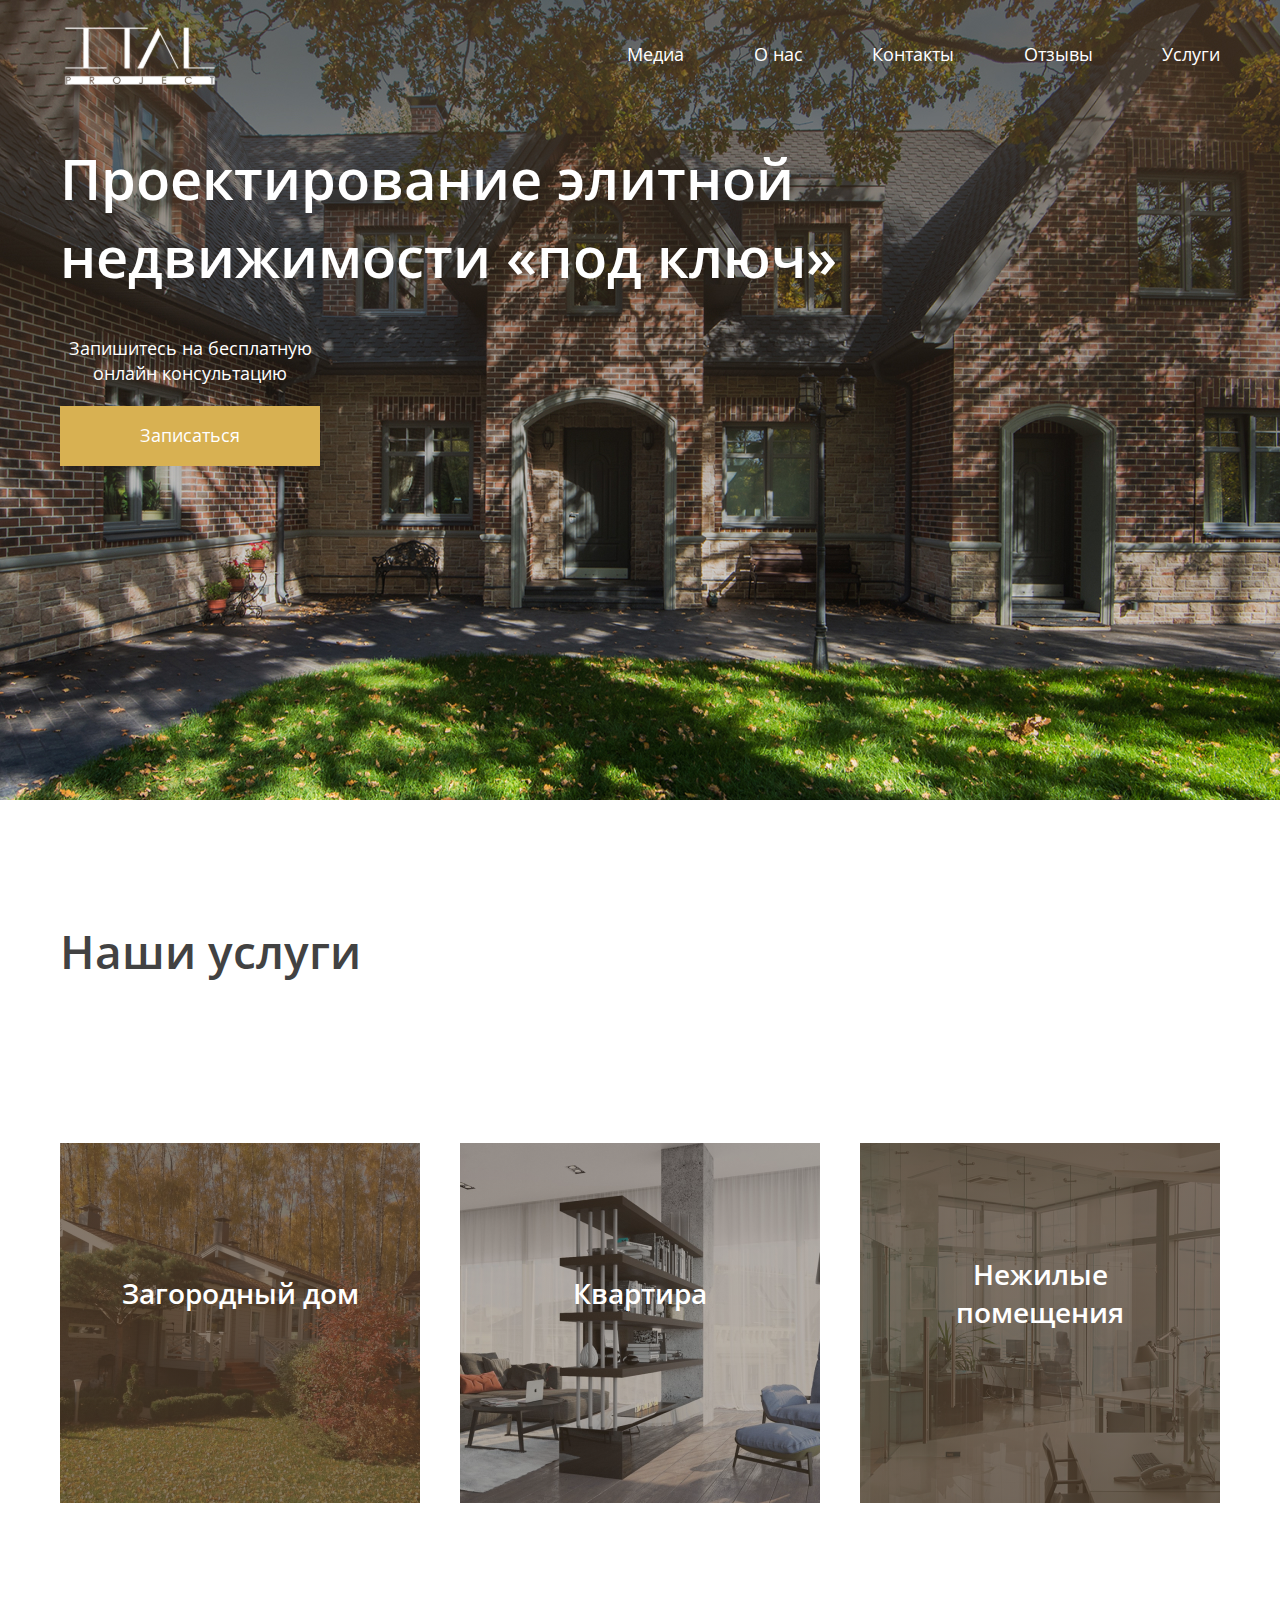
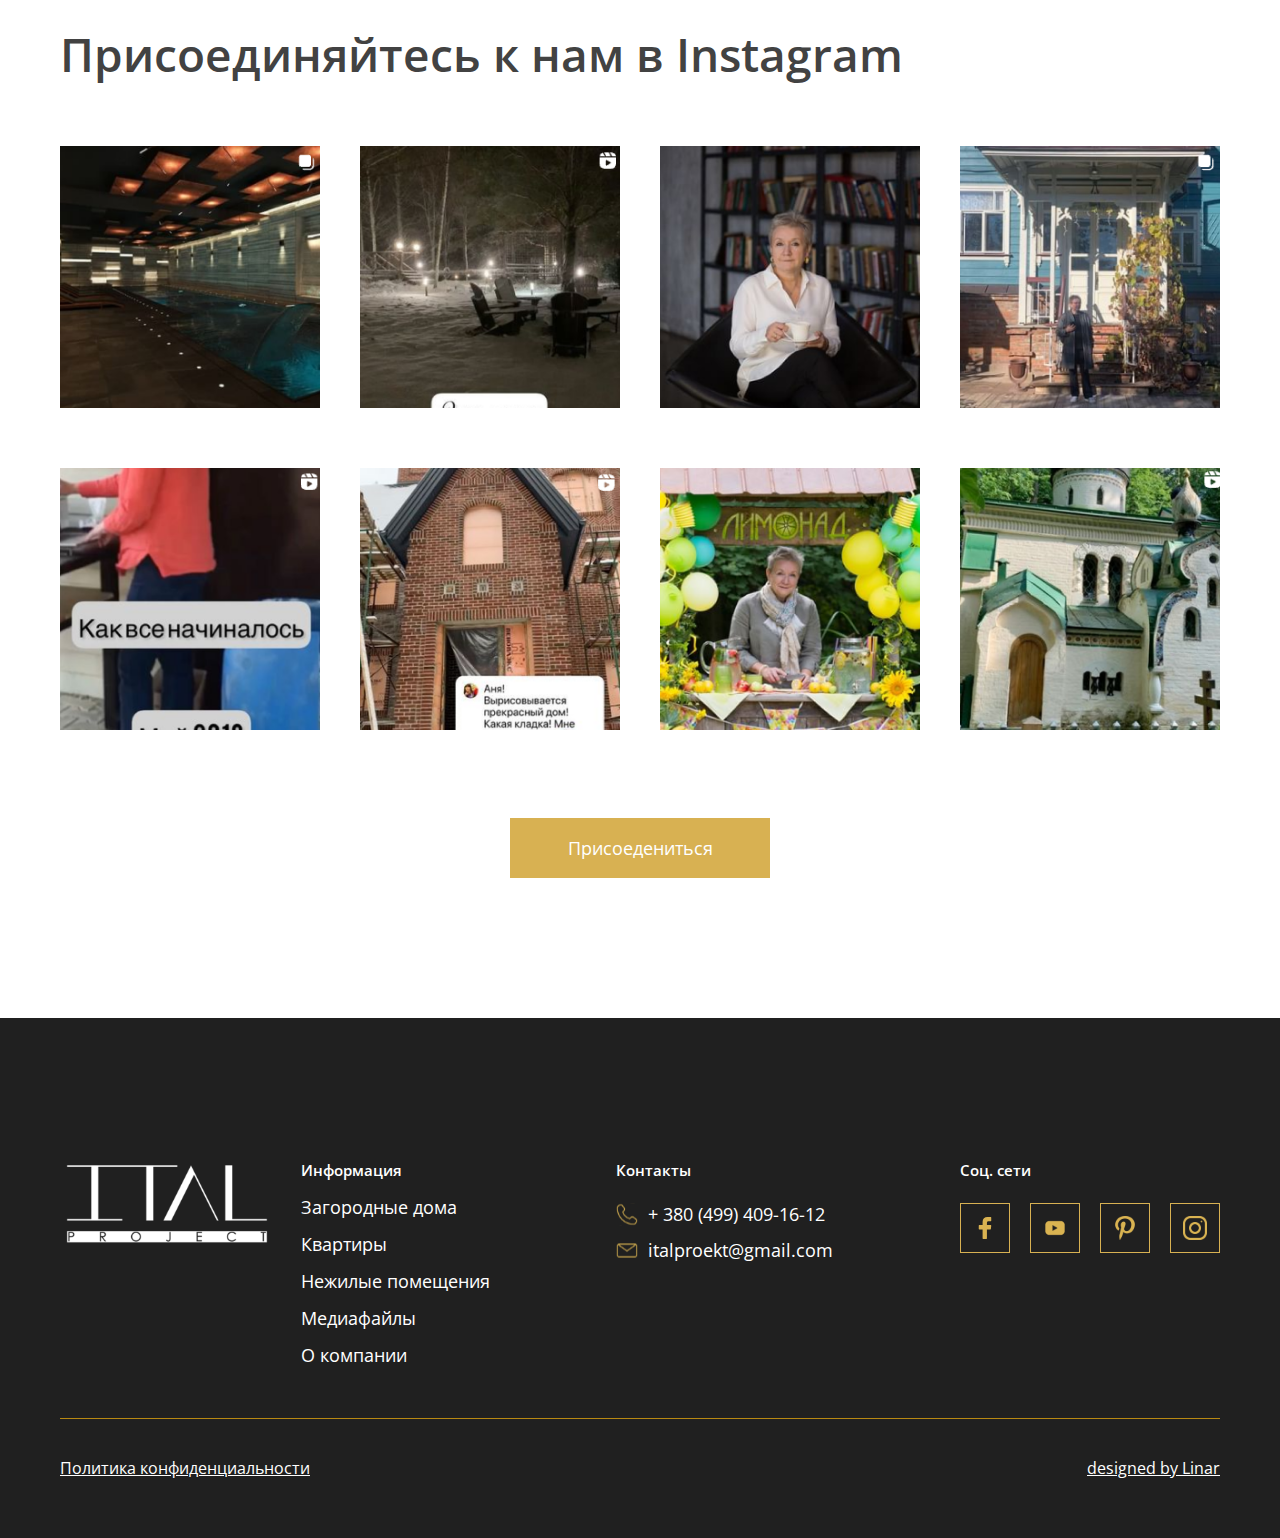
<file: index.html>
<!DOCTYPE html>
<html lang="en">

<head>
    <meta charset="UTF-8">
    <meta http-equiv="X-UA-Compatible" content="IE=edge">
    <meta name="viewport" content="width=device-width, initial-scale=1.0">
    <title>Ital</title>
    <link rel="stylesheet" href="style/style.css">
</head>

<body>
    <div class="wrapper">
        <header class="header">
            <div class="container ">
                <div class="header-header flex-space-between flex-align-center">
                    <img src="img/Logo_Ital_white1.svg" class="logo" width="160" alt="">
                    <nav class="menu flex-space-between">
                        <a href="pages/media.html" class="menu__item">Медиа</a>
                        <a href="pages/about.html" class="menu__item">О нас</a>
                        <a href="#footer" class="menu__item">Контакты</a>
                        <a href="pages/reviews.html" class="menu__item">Отзывы</a>
                        <a href="pages/services.html" class="menu__item">Услуги</a>
                    </nav>
                    <div class="menu-burger column-space-between ">
                        <span class="menu-burger__line menu-burger__line1"></span>
                        <span class="menu-burger__line menu-burger__line2"></span>
                        <span class="menu-burger__line menu-burger__line3"></span>
                    </div>
                </div>
                <div class="header-body">
                    <h1>Проектирование элитной недвижимости «под ключ»</h1>
                    <div class="header-body__btn-container">
                        <p class="recording">
                            Запишитесь на бесплатную онлайн консультацию
                        </p>
                        <a href="#" class="header-body__btn yellow-btn flex-center">Записаться</a>
                    </div>
                </div>
            </div>

        </header>
        <main class="main">
            <section class="our-services container">
                <h2 class="our-services__title title">Наши услуги</h2>
                <ul class="our-servives__cards flex">
                    <li class="our-servives__cards-item column-center" tabindex="0">
                        Загородный дом
                        <a href="pages/vacation.html" class="cards-item__btn yellow-btn flex-center"
                            tabindex="0">Посмотреть</a>
                    </li>
                    <li class="our-servives__cards-item our-servives__cards-item2 column-center" tabindex="0">
                        Квартира
                        <a href="#" class="cards-item__btn yellow-btn flex-center" tabindex="0">Посмотреть</a>
                    </li>
                    <li class="our-servives__cards-item our-servives__cards-item3 column-center" tabindex="0">
                        <span>Нежилые помещения</span>
                        <a href="#" class="cards-item__btn yellow-btn flex-center" tabindex="0">Посмотреть</a>
                    </li>
                </ul>
            </section>
            <section class="gallery container">
                <h2 class="gallery-title title">
                    Присоединяйтесь к нам
                    в Instagram
                </h2>
                <ul class="gallery-container">
                    <li><a href="#" class="gallery__item"><img src="img/Rectangle7.png" alt="photo"></a></li>
                    <li><a href="#" class="gallery__item"><img src="img/Rectangle8.png" alt="photo"></a></li>
                    <li><a href="#" class="gallery__item"><img src="img/Rectangle9.png" alt="photo"></a></li>
                    <li><a href="#" class="gallery__item"><img src="img/Rectangle10.png" alt="photo"></a></li>
                    <li><a href="#" class="gallery__item"><img src="img/Rectangle11.png" alt="photo"></a></li>
                    <li><a href="#" class="gallery__item"><img src="img/Rectangle12.png" alt="photo"></a></li>
                    <li><a href="#" class="gallery__item"><img src="img/Rectangle13.png" alt="photo"></a></li>
                    <li><a href="#" class="gallery__item"><img src="img/Rectangle14.png" alt="photo"></a></li>
                </ul>
                <a href="#" class="gallery__btn yellow-btn flex-center">Присоедениться</a>
            </section>
        </main>
        <footer class="footer" id="footer">
            <div class="footer-container container">
                <div class="footer__contacts flex-space-between">
                    <img src="img/Logo_Ital_white1.svg" alt="logo" class="footer__logo">
                    <ul class="footer__footer-info column-space-between">
                        <li>
                            <h5 class="footer-info__title">Информация</h5>
                        </li>

                        <li class="footer-info__item"> <a href="#">Загородные дома </a></li>


                        <li class="footer-info__item"> <a href="#">Квартиры</a></li>


                        <li class="footer-info__item"> <a href="#">Нежилые помещения </a></li>


                        <li class="footer-info__item"> <a href="#">Медиафайлы </a></li>


                        <li class="footer-info__item"> <a href="#">О компании </a></li>

                    </ul>
                    <div class="contacts column-space-between">
                        <h5 class="footer-info__title">Контакты</h5>
                        <a href="#380(499)409-16-12" class="contacts__phone flex">
                            <img src="img/phone.svg" alt="phone icon"> + 380 (499) 409-16-12
                        </a>
                        <a href="#italproekt@gmail.com" class="contacts__mail flex">
                            <img src="img/mail.svg" alt="mail icon"> italproekt@gmail.com
                        </a>
                    </div>
                    <div class="footer__social">
                        <h5 class="footer-info__title">Соц. сети</h5>
                        <ul class="social-container flex-space-between">
                            <li class="icon icons"><a href="#"></a></li>
                            <li class="icon1 icons"><a href="#"></a></li>
                            <li class="icon2 icons"><a href="#"></a></li>
                            <li class="icon3 icons"><a href="#"></a></li>
                        </ul>
                    </div>
                </div>
                <div class="footer__footer flex-space-between flex-align-center">
                    <a href="#">Политика конфиденциальности</a>
                    <a href="#">designed by Linar</a>
                </div>
            </div>
        </footer>
    </div>
    <script src="js/script.js"></script>
</body>

</html>
</file>
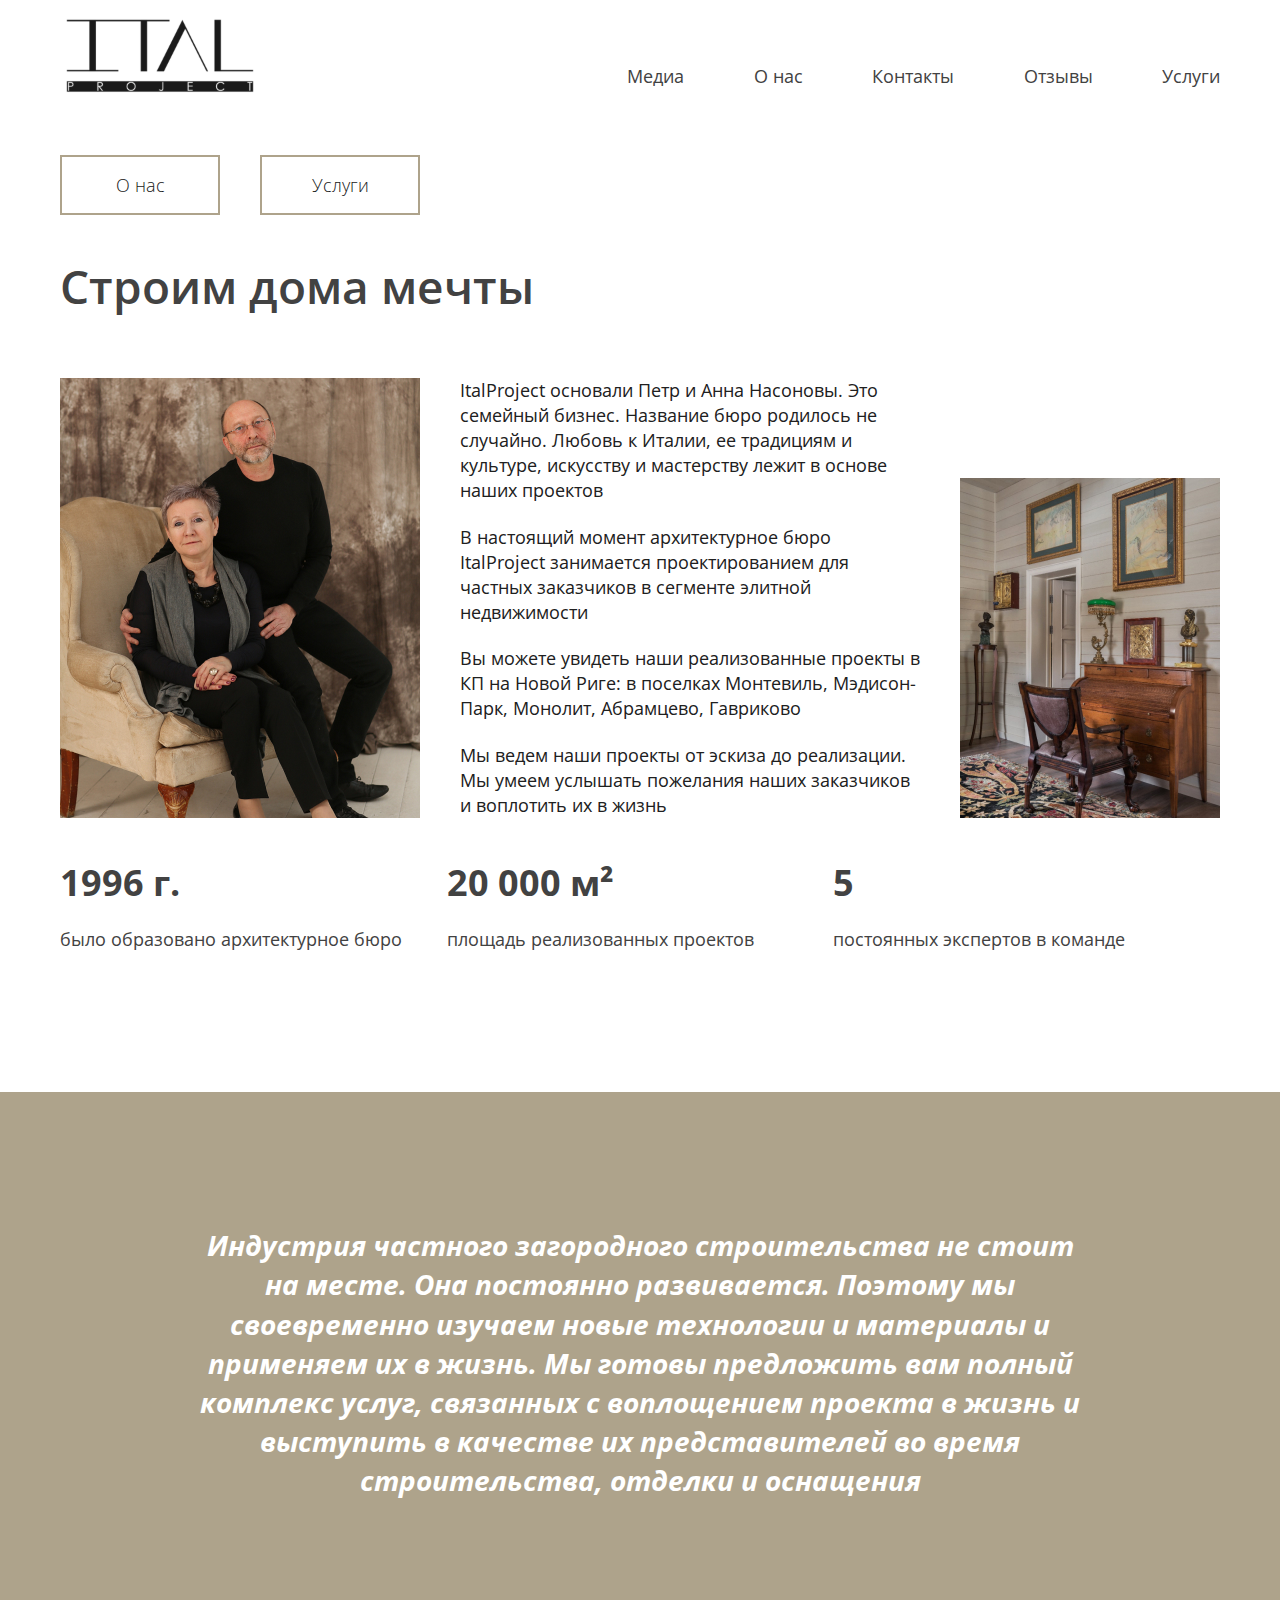
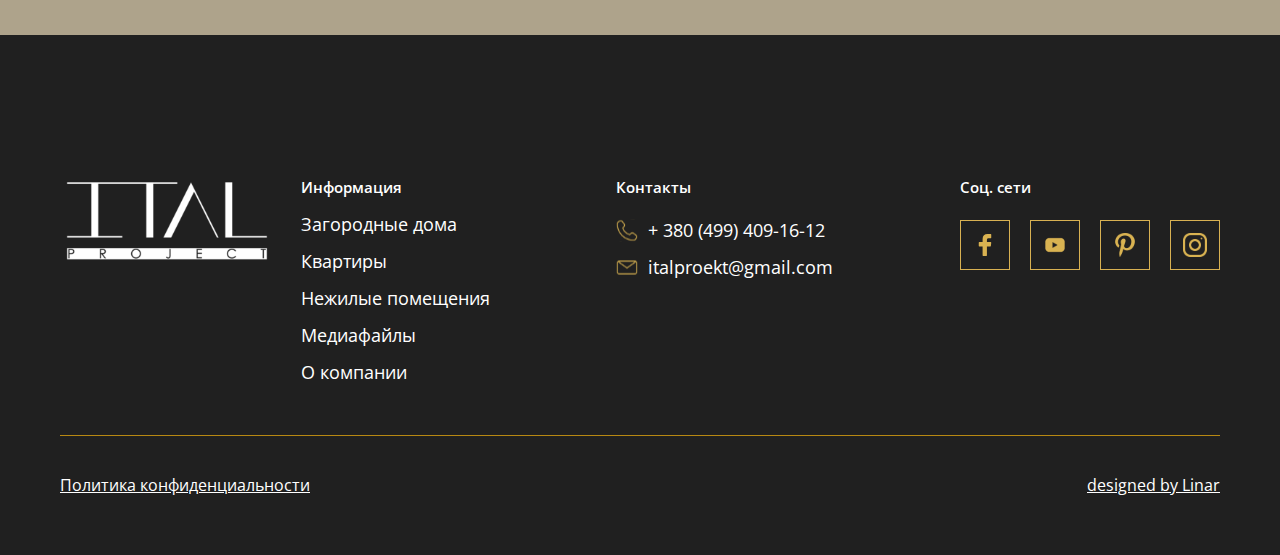
<file: pages/about.html>
<!DOCTYPE html>
<html lang="en">

<head>
    <meta charset="UTF-8">
    <meta http-equiv="X-UA-Compatible" content="IE=edge">
    <meta name="viewport" content="width=device-width, initial-scale=1.0">
    <title>About Us</title>
    <link rel="stylesheet" href="../style/style.css">
</head>

<body>
    <div class="wrapper">
        <header class="heade">
            <div class="container">
                <div class="header-header flex-space-between flex-align-center">
                    <img src="../img/logoDark.svg" alt="">
                    <nav class="menu flex-space-between">
                        <a href="../pages/media.html" class="menu__item menu__item-pages">Медиа</a>
                        <a href="../pages/about.html" class="menu__item menu__item-pages">О нас</a>
                        <a href="#footer" class="menu__item menu__item-pages">Контакты</a>
                        <a href="../pages/reviews.html" class="menu__item menu__item-pages">Отзывы</a>
                        <a href="../pages/services.html" class="menu__item menu__item-pages">Услуги</a>
                    </nav>
                    <div class="menu-burger column-space-between ">
                        <span class="menu-burger__line menu-burger__line1"></span>
                        <span class="menu-burger__line menu-burger__line2"></span>
                        <span class="menu-burger__line menu-burger__line3"></span>
                    </div>
                </div>
            </div>
        </header>
        <main class="main ">
            <section class="build container">
                <ul class="build-btn-container flex-space-between">
                    <li class="build-btn flex-center"><a href="#">О нас</a></li>
                    <li class="build-btn flex-center"><a href="#">Услуги</a></li>
                </ul>
                <h2 class="build-title title">Строим дома мечты</h2>
                <div class="build-info flex-space-between">
                    <img src="../img/pair.jpg" alt="">
                    <div class="build-info__txt column-space-between">
                        <p>ItalProject основали Петр и Анна Насоновы. Это семейный бизнес. Название бюро родилось не
                            случайно. Любовь к Италии, ее традициям и культуре, искусству и мастерству лежит в основе
                            наших проектов</p>
                        <p>В настоящий момент архитектурное бюро ItalProject занимается проектированием для частных
                            заказчиков в сегменте элитной недвижимости</p>
                        <p>Вы можете увидеть наши реализованные проекты в КП на Новой Риге: в поселках Монтевиль,
                            Мэдисон-Парк, Монолит, Абрамцево, Гавриково
                        </p>
                        <p>Мы ведем наши проекты от эскиза до реализации. Мы умеем услышать пожелания наших заказчиков и
                            воплотить их в жизнь</p>
                    </div>
                    <img src="../img/build-room.jpg" alt="" class="build-room">
                </div>
                <ul class="numbers flex">
                    <li class="numbers__item">
                        <h4 class="numbers__item-title">1996 г.</h4>
                        <p class="numbers__item-info">было образовано архитектурное бюро</p>
                    </li>
                    <li class="numbers__item numbers__item2">
                        <h4 class="numbers__item-title">20 000 м²</h4>
                        <p class="numbers__item-info">площадь реализованных проектов</p>
                    </li>
                    <li class="numbers__item">
                        <h4 class="numbers__item-title">5</h4>
                        <p class="numbers__item-info">постоянных экспертов в команде</p>
                    </li>
                </ul>
            </section>
            <section class="big-info">
                <h5 class="big-info__txt">
                    Индустрия частного загородного строительства не стоит на месте. Она постоянно развивается. Поэтому
                    мы своевременно изучаем новые технологии и материалы и применяем их в жизнь. Мы готовы предложить
                    вам полный комплекс услуг, связанных с воплощением проекта в жизнь и выступить в качестве их
                    представителей во время строительства, отделки и оснащения
                </h5>
            </section>
        </main>
        <footer class="footer" id="footer">
            <div class="footer-container container">
                <div class="footer__contacts flex-space-between">
                    <img src="../img/Logo_Ital_white1.svg" alt="logo" class="footer__logo">
                    <ul class="footer__footer-info column-space-between">
                        <li>
                            <h5 class="footer-info__title">Информация</h5>
                        </li>

                        <li class="footer-info__item"> <a href="#">Загородные дома </a></li>
                        <li class="footer-info__item"> <a href="#">Квартиры</a></li>
                        <li class="footer-info__item"> <a href="#">Нежилые помещения </a></li>
                        <li class="footer-info__item"> <a href="#">Медиафайлы </a></li>
                        <li class="footer-info__item"> <a href="#">О компании </a></li>
                    </ul>
                    <div class="contacts column-space-between">
                        <h5 class="footer-info__title">Контакты</h5>
                        <a href="#380(499)409-16-12" class="contacts__phone flex">
                            <img src="../img/phone.svg" alt="phone icon"> + 380 (499) 409-16-12
                        </a>
                        <a href="#italproekt@gmail.com" class="contacts__mail flex">
                            <img src="../img/mail.svg" alt="mail icon"> italproekt@gmail.com
                        </a>
                    </div>
                    <div class="footer__social">
                        <h5 class="footer-info__title">Соц. сети</h5>
                        <ul class="social-container flex-space-between">
                            <li class="icon icons"><a href="#"></a></li>
                            <li class="icon1 icons"><a href="#"></a></li>
                            <li class="icon2 icons"><a href="#"></a></li>
                            <li class="icon3 icons"><a href="#"></a></li>
                        </ul>
                    </div>
                </div>
                <div class="footer__footer flex-space-between flex-align-center">
                    <a href="#">Политика конфиденциальности</a>
                    <a href="#">designed by Linar</a>
                </div>
            </div>
        </footer>
    </div>
    <script src="../js/script.js"></script>
</body>

</html>
</file>
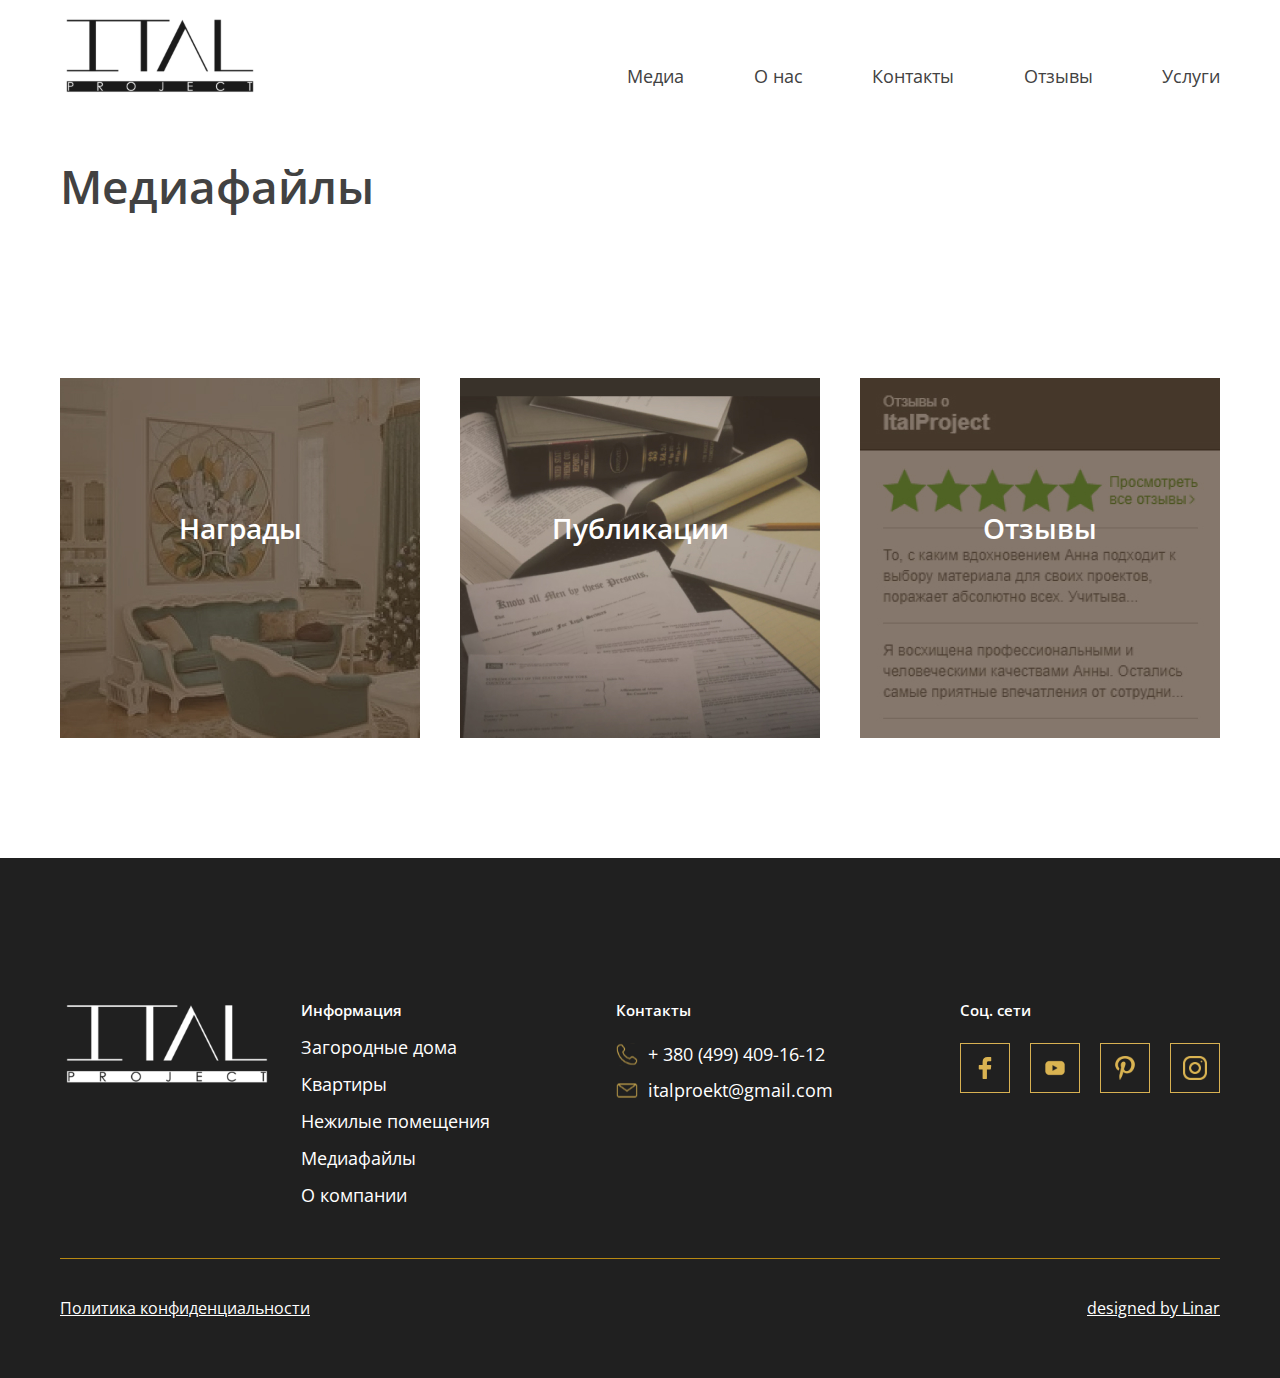
<file: pages/media.html>
<!DOCTYPE html>
<html lang="en">

<head>
    <meta charset="UTF-8">
    <meta http-equiv="X-UA-Compatible" content="IE=edge">
    <meta name="viewport" content="width=device-width, initial-scale=1.0">
    <link rel="stylesheet" href="../style/style.css">
    <title>Mediafiles</title>
</head>

<body class="media">
    <div class="wrapper">
        <header class="heade">
            <div class="container">
                <div class="header-header flex-space-between flex-align-center">
                    <img src="../img/logoDark.svg" alt="">
                    <nav class="menu flex-space-between">
                        <a href="../pages/media.html" class="menu__item menu__item-pages">Медиа</a>
                        <a href="../pages/about.html" class="menu__item menu__item-pages">О нас</a>
                        <a href="#footer" class="menu__item menu__item-pages">Контакты</a>
                        <a href="../pages/reviews.html" class="menu__item menu__item-pages">Отзывы</a>
                        <a href="../pages/services.html" class="menu__item menu__item-pages">Услуги</a>
                    </nav>
                    <div class="menu-burger column-space-between ">
                        <span class="menu-burger__line menu-burger__line1"></span>
                        <span class="menu-burger__line menu-burger__line2"></span>
                        <span class="menu-burger__line menu-burger__line3"></span>
                    </div>
                </div>
            </div>
        </header>
        <main class="main">
            <section class="our-services our-services-media container">
                <h2 class="our-services__title title">Медиафайлы</h2>
                <ul class="our-servives__cards flex">
                    <li class="our-servives__cards-item column-center our-servives__cards-item-media1" tabindex="0">
                        Награды
                        <a href="../pages/prize.html" class="cards-item__btn yellow-btn flex-center">Посмотреть</a>
                    </li>
                    <li class="our-servives__cards-item our-servives__cards-item2 column-center our-servives__cards-item-media2"
                        tabindex="0">
                        Публикации
                        <a href="../pages/posts.html" class="cards-item__btn yellow-btn flex-center">Посмотреть</a>
                    </li>
                    <li class="our-servives__cards-item our-servives__cards-item3 column-center our-servives__cards-item-media3"
                        tabindex="0">
                        <span>Отзывы</span>
                        <a href="../pages/reviews.html" class="cards-item__btn yellow-btn flex-center">Посмотреть</a>
                    </li>
                </ul>
            </section>
        </main>
        <footer class="footer" id="footer">
            <div class="footer-container container">
                <div class="footer__contacts flex-space-between">
                    <img src="../img/Logo_Ital_white1.svg" alt="logo" class="footer__logo">
                    <ul class="footer__footer-info column-space-between">
                        <li>
                            <h5 class="footer-info__title">Информация</h5>
                        </li>
                        <li class="footer-info__item"> <a href="#">Загородные дома </a></li>
                        <li class="footer-info__item"> <a href="#">Квартиры</a></li>
                        <li class="footer-info__item"> <a href="#">Нежилые помещения </a></li>
                        <li class="footer-info__item"> <a href="#">Медиафайлы </a></li>
                        <li class="footer-info__item"> <a href="#">О компании </a></li>
                    </ul>
                    <div class="contacts column-space-between">
                        <h5 class="footer-info__title">Контакты</h5>
                        <a href="#380(499)409-16-12" class="contacts__phone flex">
                            <img src="../img/phone.svg" alt="phone icon"> + 380 (499) 409-16-12
                        </a>
                        <a href="#italproekt@gmail.com" class="contacts__mail flex">
                            <img src="../img/mail.svg" alt="mail icon"> italproekt@gmail.com
                        </a>
                    </div>
                    <div class="footer__social">
                        <h5 class="footer-info__title">Соц. сети</h5>
                        <ul class="social-container flex-space-between">
                            <li class="icon icons"><a href="#"></a></li>
                            <li class="icon1 icons"><a href="#"></a></li>
                            <li class="icon2 icons"><a href="#"></a></li>
                            <li class="icon3 icons"><a href="#"></a></li>
                        </ul>
                    </div>
                </div>
                <div class="footer__footer flex-space-between flex-align-center">
                    <a href="#">Политика конфиденциальности</a>
                    <a href="#">designed by Linar</a>
                </div>
            </div>
        </footer>
    </div>
    <script src="../js/script.js"></script>
</body>

</html>
</file>
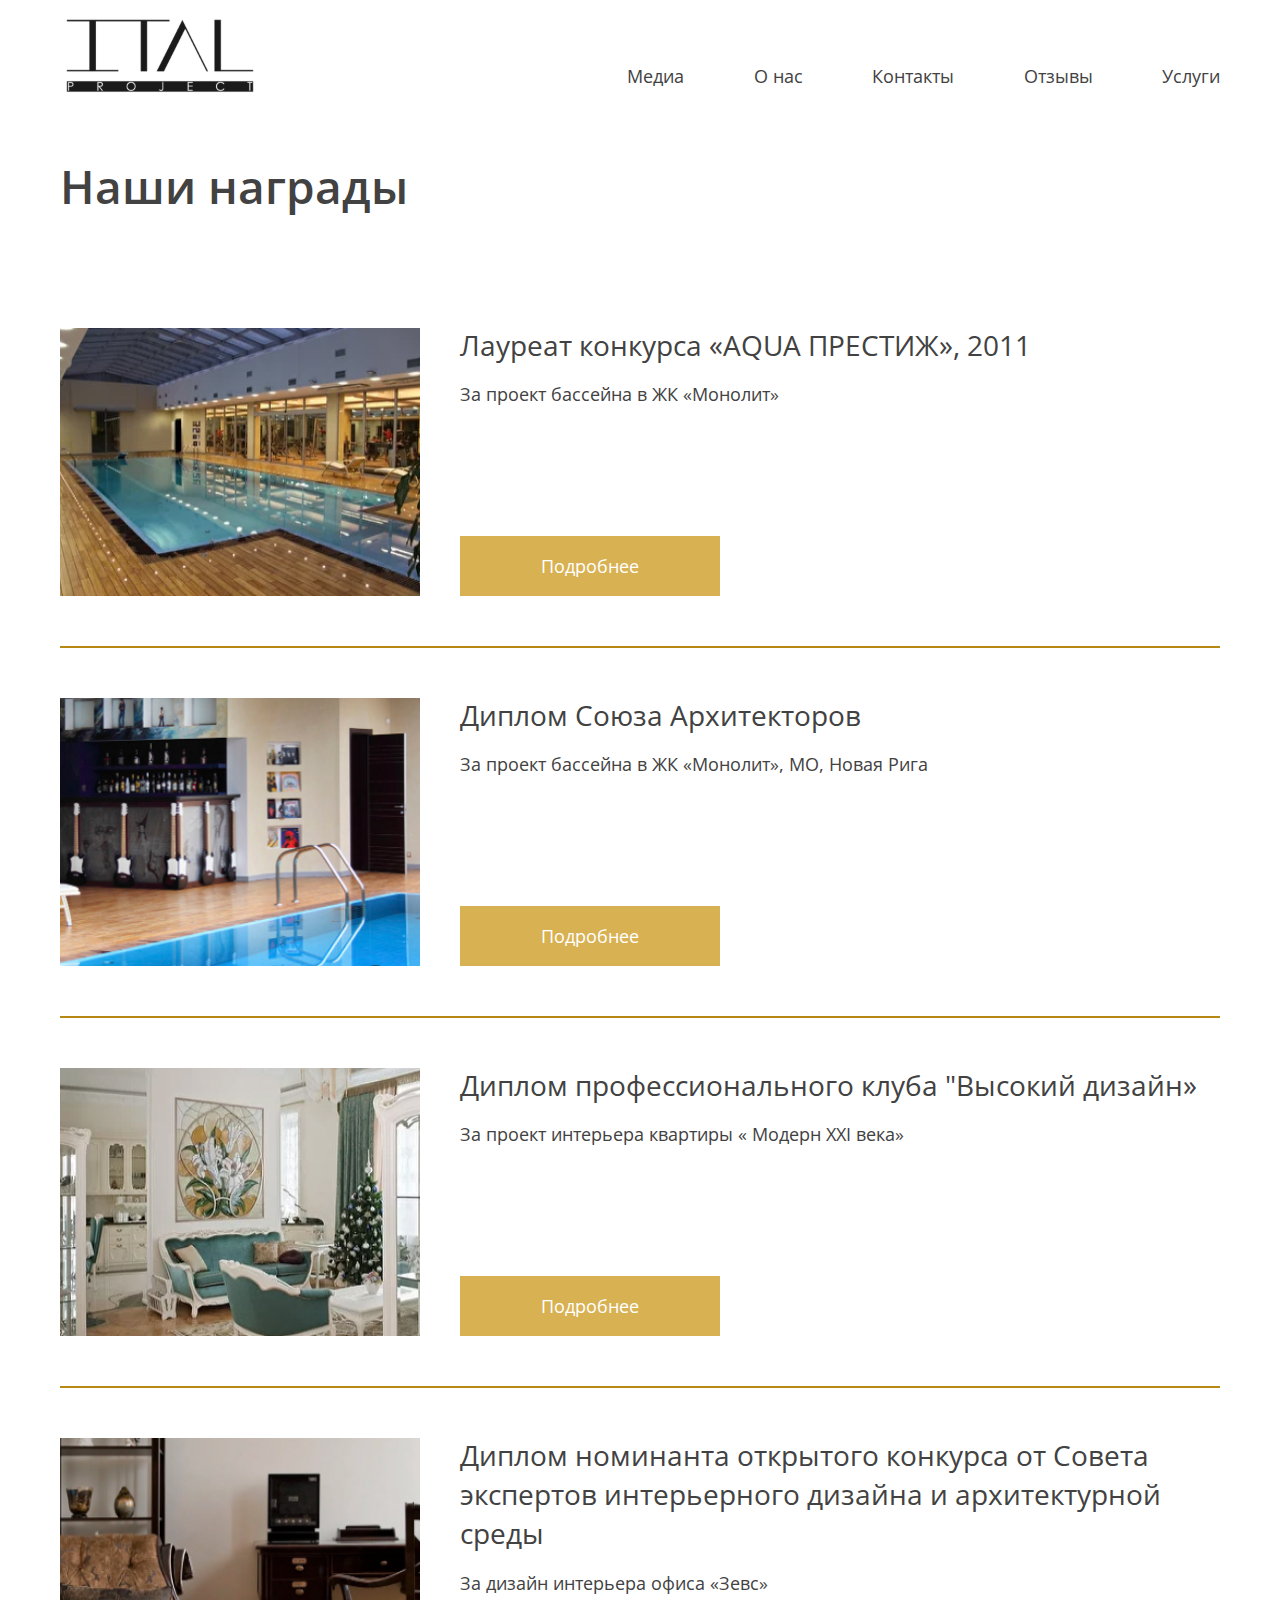
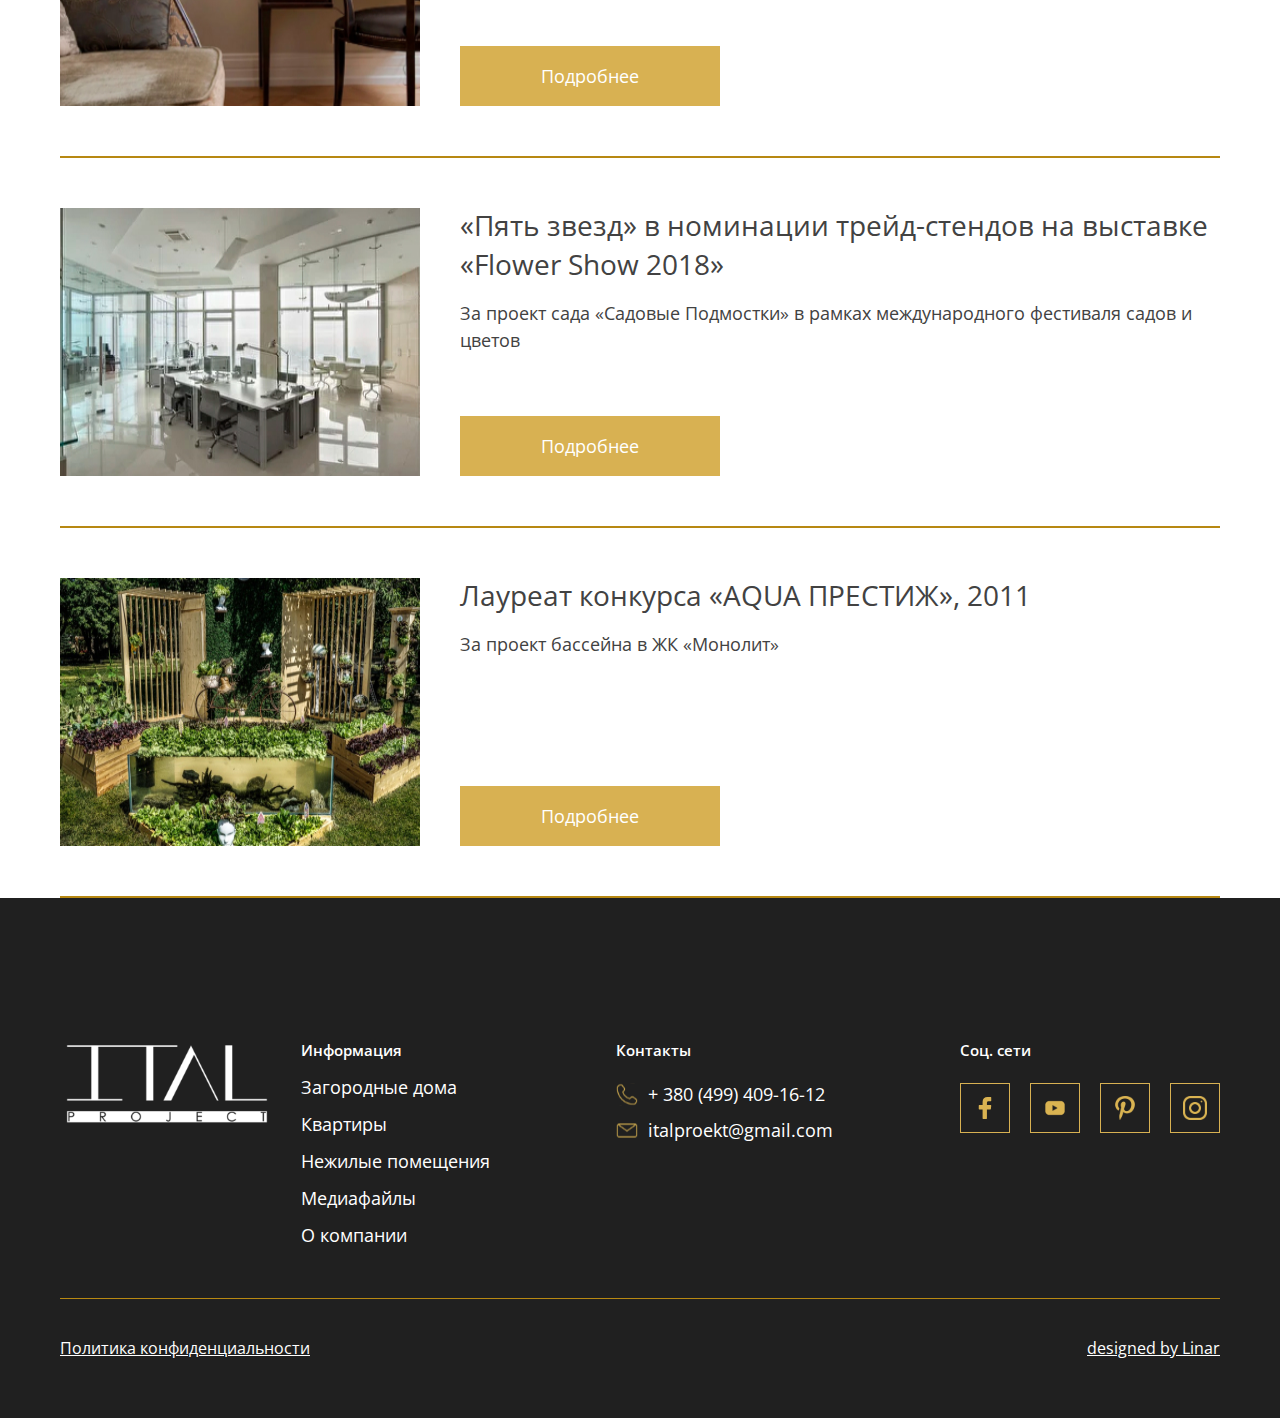
<file: pages/prize.html>
<!DOCTYPE html>
<html lang="en">
<head>
    <meta charset="UTF-8">
    <meta http-equiv="X-UA-Compatible" content="IE=edge">
    <meta name="viewport" content="width=device-width, initial-scale=1.0">
    <title>Prize</title>
    <link rel="stylesheet" href="../style/style.css">
</head>
<body>
    <div class="wrapper">
        <header class="heade">
            <div class="container">
                <div class="header-header flex-space-between flex-align-center">
                    <img src="../img/logoDark.svg" alt="logo">
                    <nav class="menu flex-space-between">
                        <a href="../pages/media.html" class="menu__item menu__item-pages">Медиа</a>
                        <a href="/pages/about.html" class="menu__item menu__item-pages">О нас</a>
                        <a href="#footer" class="menu__item menu__item-pages">Контакты</a>
                        <a href="../pages/reviews.html" class="menu__item menu__item-pages">Отзывы</a>
                        <a href="../pages/services.html" class="menu__item menu__item-pages">Услуги</a>
                    </nav>
                    <div class="menu-burger column-space-between ">
                        <span class="menu-burger__line menu-burger__line1"></span>
                        <span class="menu-burger__line menu-burger__line2"></span>
                        <span class="menu-burger__line menu-burger__line3"></span>
                    </div>
                </div>
            </div>
        </header>
        <main class="main container prizes">
            <h2 class=" prizes__title title">Наши награды</h2>
            <article class="prizes__item flex">
                <img src="../img/pool.jpg" alt="pool">
                <div class="prizes__item-info column-space-between">
                    <div class="prizes__item-info-titles">
                        <h6 class="prizes-item-info__title">Лауреат конкурса «AQUA ПРЕСТИЖ», 2011</h6>
                        <span class="prizes-item-info__sub-title">За проект бассейна в ЖК «Монолит»
                        </span>
                    </div>
                    <a href="#" class="yellow-btn prizes-btn flex-center">Подробнее</a>
                </div>
            </article>
            <article class="prizes__item flex">
                <img src="../img/Rectangle18.jpg" alt="photo">
                <div class="prizes__item-info column-space-between">
                    <div class="prizes__item-info-titles">
                        <h6 class="prizes-item-info__title">Диплом Союза Архитекторов</h6>
                        <span class="prizes-item-info__sub-title">За проект бассейна в ЖК «Монолит», МО, Новая Рига
                        </span>
                    </div>
                    <a href="#" class="yellow-btn prizes-btn flex-center">Подробнее</a>
                </div>
            </article>
            <article class="prizes__item flex">
                <img src="../img/Rectangle19.jpg" alt="photo">
                <div class="prizes__item-info column-space-between">
                    <div class="prizes__item-info-titles">
                        <h6 class="prizes-item-info__title">Диплом профессионального клуба "Высокий дизайн»</h6>
                        <span class="prizes-item-info__sub-title">За проект интерьера квартиры « Модерн XXI века»
                        </span>
                    </div>
                    <a href="#" class="yellow-btn prizes-btn flex-center">Подробнее</a>
                </div>
            </article>
            <article class="prizes__item flex">
                <img src="../img/Rectangle20.jpg" alt="photo">
                <div class="prizes__item-info column-space-between">
                    <div class="prizes__item-info-titles">
                        <h6 class="prizes-item-info__title">Диплом номинанта открытого конкурса от Совета экспертов интерьерного дизайна и архитектурной среды</h6>
                        <span class="prizes-item-info__sub-title">За дизайн интерьера офиса «Зевс»
                        </span>
                    </div>
                    <a href="#" class="yellow-btn prizes-btn flex-center">Подробнее</a>
                </div>
            </article>
            <article class="prizes__item flex">
                <img src="../img/Rectangle21.jpg" alt="photo">
                <div class="prizes__item-info column-space-between">
                    <div class="prizes__item-info-titles">
                        <h6 class="prizes-item-info__title">«Пять звезд» в номинации трейд-стендов на выставке «Flower Show 2018»</h6>
                        <span class="prizes-item-info__sub-title">За проект сада «Садовые Подмостки» в рамках международного фестиваля садов и цветов
                        </span>
                    </div>
                    <a href="#" class="yellow-btn prizes-btn flex-center">Подробнее</a>
                </div>
            </article>
            <article class="prizes__item flex">
                <img src="../img/Rectangle22.jpg" alt="photo">
                <div class="prizes__item-info column-space-between">
                    <div class="prizes__item-info-titles">
                        <h6 class="prizes-item-info__title">Лауреат конкурса «AQUA ПРЕСТИЖ», 2011</h6>
                        <span class="prizes-item-info__sub-title">За проект бассейна в ЖК «Монолит»
                        </span>
                    </div>
                    <a href="#" class="yellow-btn prizes-btn flex-center">Подробнее</a>
                </div>
            </article>
        </main>
        <footer class="footer" id="footer">
            <div class="footer-container container">
                <div class="footer__contacts flex-space-between">
                    <img src="../img/Logo_Ital_white1.svg" alt="logo" class="footer__logo">
                    <ul class="footer__footer-info column-space-between">
                        <li>
                            <h5 class="footer-info__title">Информация</h5>
                        </li>
                        <li class="footer-info__item"> <a href="#">Загородные дома </a></li>
                        <li class="footer-info__item"> <a href="#">Квартиры</a></li>
                        <li class="footer-info__item"> <a href="#">Нежилые помещения </a></li>
                        <li class="footer-info__item"> <a href="#">Медиафайлы </a></li>
                        <li class="footer-info__item"> <a href="#">О компании </a></li>
                    </ul>
                    <div class="contacts column-space-between">
                        <h5 class="footer-info__title">Контакты</h5>
                        <a href="#380(499)409-16-12" class="contacts__phone flex">
                            <img src="../img/phone.svg" alt="phone icon"> + 380 (499) 409-16-12
                        </a>
                        <a href="#italproekt@gmail.com" class="contacts__mail flex">
                            <img src="../img/mail.svg" alt="mail icon"> italproekt@gmail.com
                        </a>
                    </div>
                    <div class="footer__social">
                        <h5 class="footer-info__title">Соц. сети</h5>
                        <ul class="social-container flex-space-between">
                            <li class="icon icons"><a href="#"></a></li>
                            <li class="icon1 icons"><a href="#"></a></li>
                            <li class="icon2 icons"><a href="#"></a></li>
                            <li class="icon3 icons"><a href="#"></a></li>
                        </ul>
                    </div>
                </div>
                <div class="footer__footer flex-space-between flex-align-center">
                    <a href="#">Политика конфиденциальности</a>
                    <a href="#">designed by Linar</a>
                </div>
            </div>
        </footer>
    </div>
    <script src="../js/script.js"></script>
</body>
</html>
</file>
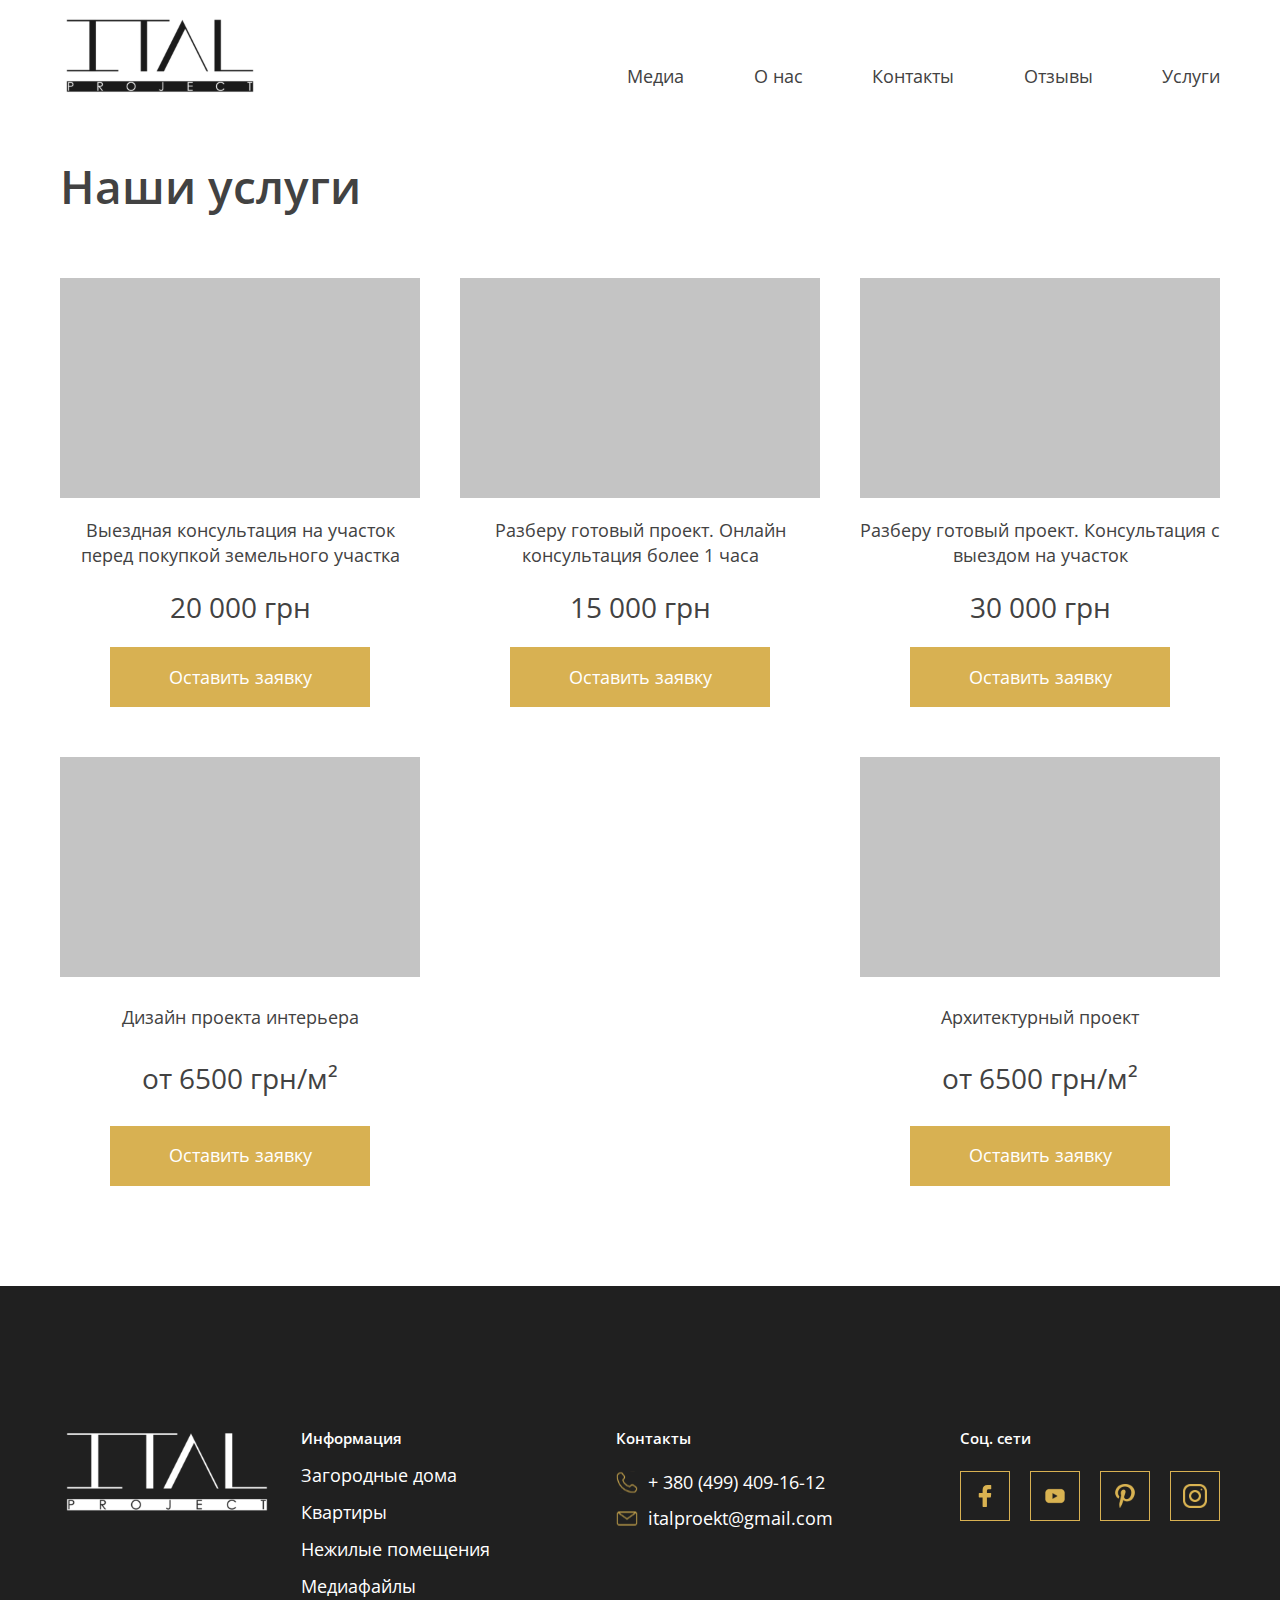
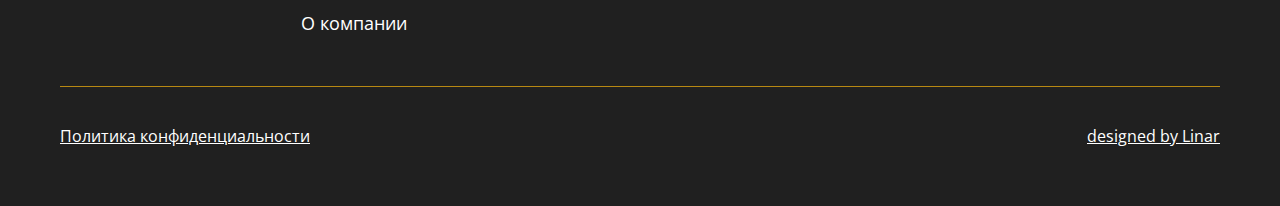
<file: pages/services.html>
<!DOCTYPE html>
<html lang="en">

<head>
    <meta charset="UTF-8">
    <meta http-equiv="X-UA-Compatible" content="IE=edge">
    <meta name="viewport" content="width=device-width, initial-scale=1.0">
    <title>Services</title>
    <link rel="stylesheet" href="../style/style.css">
</head>

<body>
    <div class="wrapper">
        <header class="heade">
            <div class="container">
                <div class="header-header flex-space-between flex-align-center">
                    <img src="../img/logoDark.svg" alt="">
                    <nav class="menu flex-space-between">
                        <a href="../pages/media.html" class="menu__item menu__item-pages">Медиа</a>
                        <a href="../pages/about.html" class="menu__item menu__item-pages">О нас</a>
                        <a href="#footer" class="menu__item menu__item-pages">Контакты</a>
                        <a href="../pages/reviews.html" class="menu__item menu__item-pages">Отзывы</a>
                        <a href="../pages/services.html" class="menu__item menu__item-pages">Услуги</a>
                    </nav>
                    <div class="menu-burger column-space-between ">
                        <span class="menu-burger__line menu-burger__line1"></span>
                        <span class="menu-burger__line menu-burger__line2"></span>
                        <span class="menu-burger__line menu-burger__line3"></span>
                    </div>
                </div>
            </div>
        </header>
        <main class="main container">
            <h2 class="title">Наши услуги</h2>
            <div class="services flex-space-between">
                <div class="services__item column-space-between">
                    <img src="../img/services.png" alt="">
                    <p class="services__item-info">Выездная консультация на участок перед покупкой земельного участка
                    </p>
                    <p class="services__item-price">20 000 грн</p>
                    <a href="#" class="yellow-btn services-btn flex-center">Оставить заявку</a>
                </div>
                <div class="services__item column-space-between">
                    <img src="../img/services.png" alt="">
                    <p class="services__item-info">Разберу готовый проект. Онлайн консультация более 1 часа</p>
                    <p class="services__item-price">15 000 грн</p>
                    <a href="#" class="yellow-btn services-btn flex-center">Оставить заявку</a>
                </div>
                <div class="services__item column-space-between">
                    <img src="../img/services.png" alt="">
                    <p class="services__item-info">Разберу готовый проект. Консультация с выездом на участок</p>
                    <p class="services__item-price">30 000 грн</p>
                    <a href="#" class="yellow-btn services-btn flex-center">Оставить заявку</a>
                </div>
                <div class="services__item column-space-between">
                    <img src="../img/services.png" alt="">
                    <p class="services__item-info">Дизайн проекта интерьера</p>
                    <p class="services__item-price">от 6500 грн/м²</p>
                    <a href="#" class="yellow-btn services-btn flex-center">Оставить заявку</a>
                </div>
                <div class="services__item column-space-between">
                    <img src="../img/services.png" alt="">
                    <p class="services__item-info">Архитектурный проект</p>
                    <p class="services__item-price">от 6500 грн/м²</p>
                    <a href="#" class="yellow-btn services-btn flex-center">Оставить заявку</a>
                </div>
            </div>
        </main>
        <footer class="footer" id="footer">
            <div class="footer-container container">
                <div class="footer__contacts flex-space-between">
                    <img src="../img/Logo_Ital_white1.svg" alt="logo" class="footer__logo">
                    <ul class="footer__footer-info column-space-between">
                        <li>
                            <h5 class="footer-info__title">Информация</h5>
                        </li>
                        <li class="footer-info__item"><a href="#">Загородные</a> дома</li>
                        <li class="footer-info__item"><a href="#">Квартиры</a></li>
                        <li class="footer-info__item"><a href="#">Нежилые по</a>мещения</li>
                        <li class="footer-info__item"><a href="#">Медиафайлы</a></li>
                        <li class="footer-info__item"><a href="#">О компании</a></li>
                    </ul>
                    <div class="contacts column-space-between">
                        <h5 class="footer-info__title">Контакты</h5>
                        <a class="contacts__phone flex">
                            <img src="../img/phone.svg" alt=""> + 380 (499) 409-16-12
                        </a>
                        <div class="contacts__mail flex">
                            <img src="../img/mail.svg" alt=""> italproekt@gmail.com
                        </div>
                    </div>
                    <div class="footer__social">
                        <h5 class="footer-info__title">Соц. сети</h5>
                        <ul class="social-container flex-space-between">
                            <li class="icon icons"><a href="#"></a></li>
                            <li class="icon1 icons"><a href="#"></a></li>
                            <li class="icon2 icons"><a href="#"></a></li>
                            <li class="icon3 icons"><a href="#"></a></li>
                        </ul>
                    </div>
                </div>
                <div class="footer__footer flex-space-between flex-align-center">
                    <a href="#">Политика конфиденциальности</a>
                    <a href="#">designed by Linar</a>
                </div>
            </div>
        </footer>
    </div>
    <script src="../js/script.js"></script>
</body>

</html>
</file>
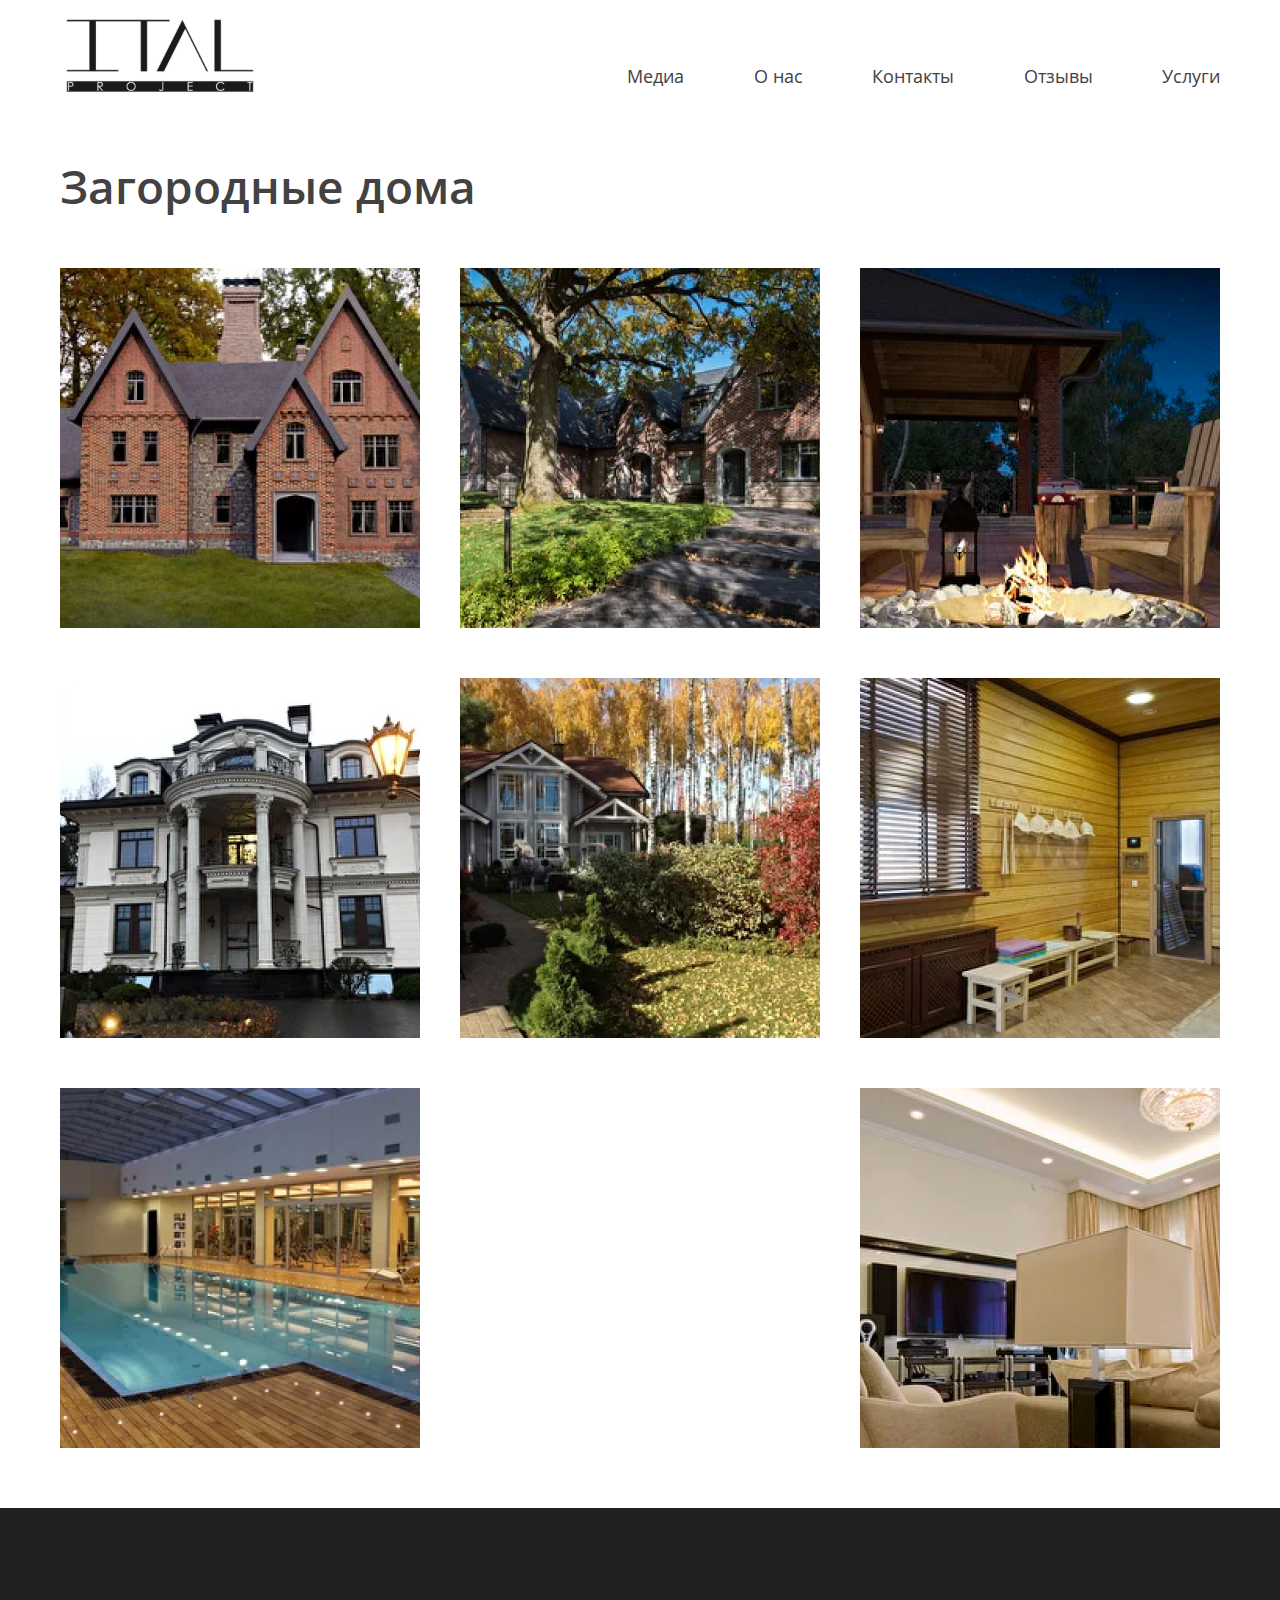
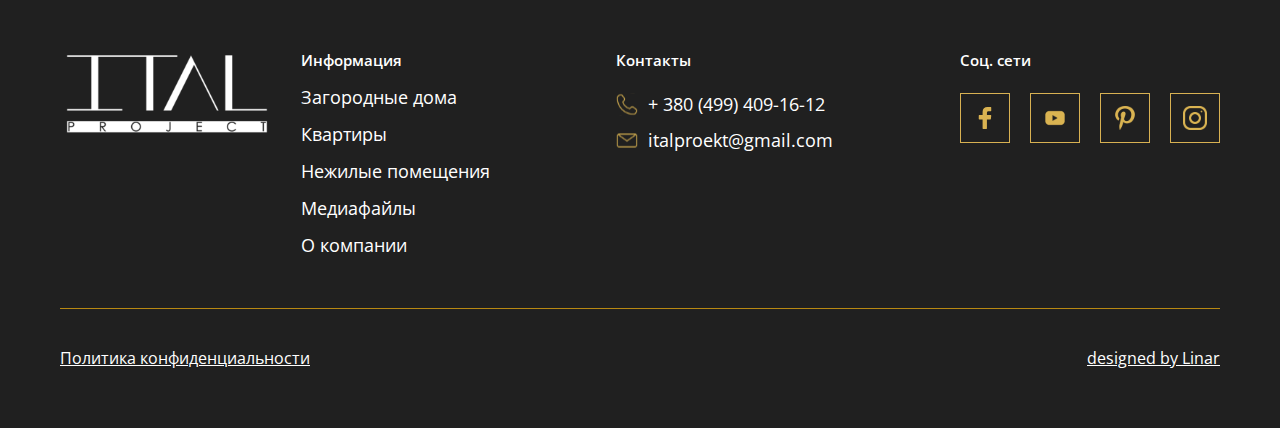
<file: pages/vacation.html>
<!DOCTYPE html>
<html lang="en">

<head>
    <meta charset="UTF-8">
    <meta http-equiv="X-UA-Compatible" content="IE=edge">
    <meta name="viewport" content="width=device-width, initial-scale=1.0">
    <title>Vacation home</title>
    <link rel="stylesheet" href="../style/style.css">
</head>

<body>
    <div class="wrapper">
        <header class="heade">
            <div class="container">
                <div class="header-header flex-space-between flex-align-center">
                    <img src="../img/logoDark.svg" alt="">
                    <nav class="menu flex-space-between">
                        <a href="../pages/media.html" class="menu__item menu__item-pages">Медиа</a>
                        <a href="../pages/about.html" class="menu__item menu__item-pages">О нас</a>
                        <a href="#footer" class="menu__item menu__item-pages">Контакты</a>
                        <a href="../pages/reviews.html" class="menu__item menu__item-pages">Отзывы</a>
                        <a href="../pages/services.html" class="menu__item menu__item-pages">Услуги</a>
                    </nav>
                    <div class="menu-burger column-space-between ">
                        <span class="menu-burger__line menu-burger__line1"></span>
                        <span class="menu-burger__line menu-burger__line2"></span>
                        <span class="menu-burger__line menu-burger__line3"></span>
                    </div>
                </div>
            </div>
        </header>
        <main class="main container">
            <h2 class="title">Загородные дома</h2>
            <ul class="houses-container flex-space-between">
                <li class="house__item flex-center"><img src="../img/house1.jpg" alt=""></li>
                <li class="house__item flex-center"><img src="../img/house2.jpg" alt=""></li>
                <li class="house__item flex-center"><img src="../img/house3.jpg" alt=""></li>
                <li class="house__item flex-center"><img src="../img/house4.jpg" alt=""></li>
                <li class="house__item flex-center"><img src="../img/house5.jpg" alt=""></li>
                <li class="house__item flex-center"><img src="../img/house6.jpg" alt=""></li>
                <li class="house__item flex-center"><img src="../img/house7.jpg" alt=""></li>
                <li class="house__item flex-center"><img src="../img/house8.jpg" alt=""></li>
            </ul>
        </main>
        <footer class="footer" id="footer">
            <div class="footer-container container">
                <div class="footer__contacts flex-space-between">
                    <img src="../img/Logo_Ital_white1.svg" alt="logo" class="footer__logo">
                    <ul class="footer__footer-info column-space-between">
                        <li>
                            <h5 class="footer-info__title">Информация</h5>
                        </li>
                        <li class="footer-info__item"> <a href="#">Загородные дома </a></li>
                        <li class="footer-info__item"> <a href="#">Квартиры</a></li>
                        <li class="footer-info__item"> <a href="#">Нежилые помещения </a></li>
                        <li class="footer-info__item"> <a href="#">Медиафайлы </a></li>
                        <li class="footer-info__item"> <a href="#">О компании </a></li>
                    </ul>
                    <div class="contacts column-space-between">
                        <h5 class="footer-info__title">Контакты</h5>
                        <a href="#380(499)409-16-12" class="contacts__phone flex">
                            <img src="../img/phone.svg" alt="phone icon"> + 380 (499) 409-16-12
                        </a>
                        <a href="#italproekt@gmail.com" class="contacts__mail flex">
                            <img src="../img/mail.svg" alt="mail icon"> italproekt@gmail.com
                        </a>
                    </div>
                    <div class="footer__social">
                        <h5 class="footer-info__title">Соц. сети</h5>
                        <ul class="social-container flex-space-between">
                            <li class="icon icons"><a href="#"></a></li>
                            <li class="icon1 icons"><a href="#"></a></li>
                            <li class="icon2 icons"><a href="#"></a></li>
                            <li class="icon3 icons"><a href="#"></a></li>
                        </ul>
                    </div>
                </div>
                <div class="footer__footer flex-space-between flex-align-center">
                    <a href="#">Политика конфиденциальности</a>
                    <a href="#">designed by Linar</a>
                </div>
            </div>
        </footer>
    </div>
    <script src="../js/script.js"></script>
</body>

</html>
</file>
<file: style/style.css>
@import url(https://fonts.googleapis.com/css?family=Open+Sans:regular,600,600italic);

*,
*::before,
*::after {
  -webkit-box-sizing: border-box;
  box-sizing: border-box;
}

* {
  margin: 0;
  padding: 0;
}
ul[class],
ol[class] {
  padding: 0;
}

button {
  border: none;
}

body,
h1,
h2,
h3,
h4,
p,
figure,
figcaption,
blockquote,
dl,
dd {
  margin: 0;
}

body {
  min-height: 100vh;
  scroll-behavior: smooth;
  text-rendering: optimizeSpeed;
  line-height: 1.5;
  height: 100%;
}

ul[class],
ol[class] {
  list-style: none;
}

a {
  text-decoration: none;
  color: inherit;
}

img {
  max-width: 100%;
  display: block;
}

article>*+* {
  margin-top: 1em;
}

input,
button,
textarea,
select {
  font: inherit;
}

html {
  height: 100%;
}

.wrapper {
  overflow: hidden;
  display: flex;
  flex-direction: column;
  min-height: 100vh;
  margin: 0 auto;
  font-family: 'Open Sans';
  font-style: normal;
  font-weight: 400;
  font-size: 18px;
  line-height: 25px;
  color: #FFFFFF;
}

.container {
  max-width: 1160px;
  width: 100%;
  margin: 0 auto;
}

/* Бэм штучки ......................................................................................................................*/
.yellow-btn {
  width: 260px;
  height: 60px;
  background: #D8B152;
  display: inline-block;
}

.yellow-btn:hover {
  background: #b78812;
  transition: 0.4s;
}

.yellow-btn:active {
  transform: scale(0.95);
  transition: 0.1s;
}

.title {
  font-weight: 600;
  font-size: 46px;
  line-height: 63px;
  color: #424242;
}
.margin-top-50{
  margin-top: 50px;
}
/* Бэм штучки ......................................................................................................................*/
/* Мои вспомогалочки ...............................................................................................................*/
.flex {
  display: flex;
}

.flex-space-around {
  display: flex;
  justify-content: space-around;
}

.flex-center {
  display: flex;
  align-items: center;
  justify-content: center;
}

.flex-align-center {
  display: flex;
  align-items: center;
}

.flex-space-between {
  display: flex;
  justify-content: space-between;
}

.column-center {
  display: flex;
  flex-direction: column;
  align-items: center;
  justify-content: center;
}

.column-space-between {
  display: flex;
  flex-direction: column;
  justify-content: space-between;
}

.column-space-around {
  display: flex;
  flex-direction: column;
  justify-content: space-around;
}

/* Мои вспомогалочки ................................................................................................................*/
.header {
  background: url(../img/header-bcg.jpg) no-repeat;
  width: 100%;
  height: 800px;
  background-size: 100%;
  background-position: center;
}

.our-services {
  margin: 120px auto;
}

.our-servives__cards {
  width: 100%;
  font-weight: 600;
  font-size: 28px;
  line-height: 38px;
  margin-top: 160px;
}

.our-servives__cards-item {
  background: linear-gradient(0deg, rgba(80, 61, 43, 0.7), rgba(80, 61, 43, 0.7)),
    url(../img/Vacationhome.jpg) no-repeat;
  flex: 0 1 33.333333%;
  height: 360px;
  transition: 1s;
}

.our-servives__cards-item2 {
  background: linear-gradient(0deg, rgba(80, 61, 43, 0.4), rgba(80, 61, 43, 0.4)),
    url(../img/flat.jpg) no-repeat;
  margin: 0 40px;
  transition: 1s;
}

.our-servives__cards-item3 {
  background: linear-gradient(0deg, rgba(80, 61, 43, 0.7), rgba(80, 61, 43, 0.7)),
    url(../img/non-live.jpg) no-repeat;
    transition: 1s;
}

.our-servives__cards-item3 span {
  max-width: 270px;
  text-align: center;
}

.our-servives__cards-item:focus {
  background: url(../img/Vacationhome.jpg)no-repeat;
  transition: 1s;
}
.our-services__title {
  margin-bottom: 60px;
}
.our-servives__cards-item2:focus {
  background: url(../img/flat.jpg)no-repeat;
  transition: 1s;

}

.our-servives__cards-item3:focus {
  background: url(../img/non-live.jpg)no-repeat;
  transition: 1s;
}

.our-servives__cards-item:hover {
  background: url(../img/Vacationhome.jpg)no-repeat;
  transition: 1s;

}

.our-servives__cards-item2:hover {
  background: url(../img/flat.jpg)no-repeat;
  transition: 1s;
}

.our-servives__cards-item3:hover {
  background: url(../img/non-live.jpg)no-repeat;
  transition: 1s;
}

.cards-item__btn {
  font-weight: 600;
  font-size: 18px;
  line-height: 25px;
opacity: 0;
}

.our-servives__cards-item:focus .cards-item__btn {
  opacity: 100;
  margin-top: 30px;
  transition: 0.4s;
}

.our-servives__cards-item:hover .cards-item__btn {
  opacity: 100;
  margin-top: 30px;
  transition: 0.9s;
}

.header-header {
  min-height: 111px;
  width: 100%;
}

.menu {
  max-width: 593px;
  width: 100%;
  
}
.menu__item{
  border-bottom: 2px solid transparent;
  color: #ffffff !important;
}
.menu__item:hover {
  border-bottom: 2px solid #b78812;
  transition: 0.3s;
}

h1 {
  max-width: 860px;
  font-weight: 600;
  font-size: 56px;
  line-height: 140%;
}

.header-body__btn {
  margin-top: 20px;
}

.header-body {
  padding-top: 28px;
  width: 100%;
}

.header-body__btn-container {
  max-width: 260px;
  margin-top: 40px;
}

.recording {
  text-align: center;
}

.menu-burger {
  align-items: flex-end;
  width: 60px;
  height: 18px;
  cursor: pointer;
  display: none;
}

.menu-burger__line {
  width: 60px;
  height: 2px;
  background: #D8B152;
  transition: 0.4s;
}

.menu-burger__line2 {
  width: 44px;
}

.gallery {
  margin-top: 120px;
}

.gallery-container {
  width: 100%;
  display: grid;
  grid-template-rows: 282px 282px;
  grid-template-columns: 1fr 1fr 1fr 1fr;
  margin: 0 auto;
  gap: 40px;
  margin-top: 60px;
}
.gallery-title{
  margin-bottom: 60px;
}
.gallery__item {
  max-width: 260px;
}

.footer-container {
  flex-wrap: wrap;
}

.gallery__btn {
  margin: 68px auto 140px auto;
}

.footer {
  margin-top: auto;
  background-color: #202020;
  width: 100%;
  min-height: 520px;
  /* margin-top: 140px; */
}

.footer__contacts {
  margin-top: 140px;
  flex-wrap: wrap;
  border-bottom: 1px solid #b78812;
  padding-bottom: 50px;
}

.footer__footer-info {
  height: 210px;
  font-size: 18px;
  line-height: 25px;
}

.footer-info__title {
  font-weight: 600;
}

.contacts {
  height: 105px;
}

.contacts__phone {
  margin-top: 7px;
}

.contacts__phone img {
  margin-right: 10px;
}

.contacts__mail img {
  margin-right: 10px;
}

.social-container {
  width: 260px;
  /* width: 100%; */
  margin-top: 20px;
}

.icons {
  width: 50px;
  height: 50px;
  border: 1px solid #D8B152;
}
.icons a{
  width: 50px;
  height: 50px;
  display: inline-block;
}
.icon {
  background: url(../img/facebook.svg) no-repeat;
  background-position: center;
}

.icon:hover {
  background: url(../img/white_facebook.svg) no-repeat;
  background-color: #b78812;
  background-position: center;
}

.icon1 {
  background: url(../img/youtube.svg) no-repeat;
  background-position: center;
}

.icon1:hover {
  background: url(../img/white_youtube.svg) no-repeat;
  background-color: #b78812;
  background-position: center;
}

.icon2 {
  background: url(../img/pinterest.svg) no-repeat;
  background-position: center;
}

.icon2:hover {
  background: url(../img/white_pinterest.svg) no-repeat;
  background-color: #b78812;
  background-position: center;
}
.icon3 {
  background: url(../img//instagram.svg) no-repeat;
  background-position: center;
}
.icon3:hover {
  background: url(../img/white_instagram.svg) no-repeat;
  background-color: #b78812;
  background-position: center;
}
.footer__logo {
  margin-right: -100px;
  margin-top: -120px;
}

.footer__footer {
  /* margin-top: 250px; */
  width: 100%;
  height: 98px;
  font-size: 16px;
  line-height: 22px;
  text-decoration-line: underline;
}

.menu__item-pages {
  color: #424242 !important;
}

.media {
  color: #FFFFFF;
}

.our-servives__cards-item-media1 {
  background: url(../img/prize.jpg);
}

.our-servives__cards-item-media2 {
  background: url(../img/posts.jpg);
}

.our-servives__cards-item-media3 {
  background: url(../img/reviews.jpg);
}

.our-servives__cards-item-media1:hover {
  background: url(../img/prizesHover.jpg);
}

.our-servives__cards-item-media1:focus {
  background: url(../img/prizesHover.jpg);
}

.our-servives__cards-item-media2:hover {
  background: url(../img/postsHover.jpg);
}

.our-servives__cards-item-media2:focus {
  background: url(../img/postsHover.jpg);
}

.our-servives__cards-item-media3:hover {
  background: url(../img/reviewsHover.jpg);
}

.our-servives__cards-item-media3:focus {
  background: url(../img/reviewsHover.jpg);
}

.our-services-media {
  margin-top: 0;
}

.prizes__title {
  margin-bottom: 60px;
}

.prizes__item {
  min-height: 250px;
  border-bottom: 2px solid #b78812;
  padding: 50px 0;
}

.prizes {
  color: #424242;
}

.prizes__item-info {
  height: 250px;
  margin-left: 40px;
}

.prizes-item-info__title {
  font-weight: 400;
  font-size: 28px;
  line-height: 140%;
  margin-top: -20px;
}

.prizes-item-info__sub-title {
  display: block;
  font-weight: 400;
  font-size: 18px;
  line-height: 150%;
  margin-top: 16px;
}

.prizes-btn {
  color: #FFFFFF;
}

.build {
  color: #202020 !important;
}

.build-btn {
  border: 2px solid #AEA38B;
  max-width: 160px;
  width: 100%;
  height: 60px;
  transition: 0.4s;
  font-weight: 300;
}

.build-btn:hover {
  background-color: #AEA38B;
  color: #FFFFFF;
  transition: 0.4s;
}

.build-btn-container {
  display: flex;
  max-width: 360px;
  width: 100%;
}

.build-title {
  margin-top: 40px;
}

.build-info {
  width: 100%;
  align-items: flex-end;
  margin-top: 60px;
}

.build-room {
  max-width: 260px;
  max-height: 340px;
}

.build-info__txt {
  height: 440px;
  padding: 0 40px;
}

.numbers__item-title {
  font-size: 36px;
  line-height: 49px;
}

.numbers__item-info {
  font-size: 18px;
  line-height: 140%;
  margin-top: 20px;
}

.numbers {
  color: #424242;
  margin-top: 40px;
}

.numbers__item {
  flex: 33.33333%;
}

.big-info {
  background-color: #AEA38B;
  margin-top: 140px;
  padding: 134px 0;
}

.big-info__txt {
  margin: 0 auto;
  max-width: 930px;
  padding: 0 15px;
  font-style: italic;
  font-size: 28px;
  line-height: 140%;
  text-align: center; 
}
.swiper {
  width: 100%;
}
.reviews{
  color: #202020;
}
.slide2{
}
.prev{
   margin-left: 30%;
  min-width: 40px;
max-height: 40px;
border: 1px solid #D8B152;
border-radius: 50%;
background: url(../img/arrow.svg) no-repeat;
background-position: center;
}
.prev:hover{
 background: url(../img/arrow-hover.svg) no-repeat;
 background-color: #D8B152;
 background-position: center;
 transition: 0.4s;
}
.next{
  margin-right: 30%;
  min-width: 40px;
max-height: 40px;
border: 1px solid #D8B152;
border-radius: 50%;
background: url(../img/arrow-right-hover.svg) no-repeat;
background-position: 12px 12px;
}
.next:hover{
  background: url(../img/arrow-right.svg) no-repeat;
  background-color: #D8B152;
  background-position: 16px 12px;
  transition: 0.4s;
 }
 .form-title{
  margin-top: 140px;
 }
 .form-sub-title{
  font-weight: 400;
font-size: 18px;
line-height: 25px;
margin-top: 20px;
 }
 .reviews-form{
  display: grid;
  grid-template-columns: 9fr 19fr;
  grid-template-rows: 60px 60px 60px;
  grid-template-areas: "name review" "num review" "send review";
  gap: 20px;
  font-weight: 400;
font-size: 18px;
line-height: 25px;
color: #424242;
margin: 60px auto;
 }
 .name{
grid-area: name;
border: 2px solid #AEA38B;
height: 60px;
padding: 0 0 0 30px;
 }
 .number{
grid-area: num;
border: 2px solid #AEA38B;
height: 60px;
padding: 0 0 0 30px;
 }
 .send{
grid-area: send;
width: 100%;
height: 60px;
color: #FFFFFF;
 }
 .review{
grid-area: review;
border: 2px solid #AEA38B;
padding: 18px 0 0 30px;
margin-left: 20px;
 }
 input:focus {
  color: red;
  border: 2px solid #D8B152;
}
.posts-title{
  margin-bottom: 80px;
}
.posts__item-title{
  font-weight: 400;
font-size: 28px;
line-height: 140%;
color: #424242;
}
.posts__item-info{
  font-weight: 400;
font-size: 18px;
line-height: 150%;
color: #424242;
margin-top: 20px;
margin-bottom: 30px;
}
.posts__item-btn{
  position: relative;
  bottom: 0;
}
.posts__item{
  padding: 40px 0 50px 0;
  max-width: 560px;
  border: 1px solid #AEA38B;
  border-left: none;
  width: 100%;
  display: flex;
  flex-direction: column;
  justify-content: space-between;
}
.posts__item2{
  border-left: 1px solid #AEA38B ;
  border-right: none;
  padding-left: 40px;
}
.posts__item1{
  border-top: none;
}
.services{
  margin: 10px 0 100px 0;
  flex-wrap: wrap;
  align-items:center ;
}
.services__item {
  height: 429px;
  max-width: 360px;
  width: 100%;
  align-items: center;
  margin-top: 50px;
}
.services__item-info {
  font-weight: 400;
font-size: 18px;
line-height: 140%;
text-align: center;
color: #424242;
}
.services__item-price {
  font-weight: 400;
font-size: 28px;
line-height: 140%;
text-align: center;
color: #424242;
}
.house__item{
  max-width: 360px; 
  width: 100%;
  height: 360px;
  transition: 0.6s;
}
.houses-container{
  flex-wrap: wrap;
  margin-bottom: 60px;
}
.house__item{
  margin-top: 50px;
}
.footer-info__item:hover{
text-decoration:underline;
}
.swiper-reviews{
  margin-top: 60px;
}
 @media(max-width:1100px) {
  .footer__logo {
    margin: 0;
  }
}
@media(max-width:960px) {
  .swiper-slide{
    display: flex;
    align-items: center;
    justify-content: center;
  }
  .next{
    margin-right: 5%;
  }
  .prev{
    margin-left: 5%;
  }
  .build-info {
    flex-wrap: wrap;
    justify-content: center;
  }

  .build-info__txt {
    padding: 0;
    height: 100%;
  }

  .build-info__txt p {
    padding: 10px 0
  }

  .container {
    max-width: calc(100% - 74px);
  }

  .gallery-container {
    gap: 10px;
    grid-template-rows: 230px;
  }

  h1 {
    font-size: 40px;
  }

  .our-servives__cards {
    flex-direction: column;
    align-items: center;
    /* margin-top: 25px; */
  }

  .our-servives__cards-item2 {
    margin: 0;
  }

  .our-servives__cards-item {
    flex: auto;
    max-width: 360px;
    width: 100%;
  }

  .our-servives__cards-item {
    margin: 15px 0;
  }
}
@media(max-width:799px){
  .services{
    justify-content: center;
  }
}
@media(max-width:768px) {
  .posts__item-title{
    font-size: 18px;
line-height: 140%;
  }
  .posts__item-info{
    font-size: 14px;
line-height: 150%;
  }
  .reviews-form{
    grid-template-columns: 1fr;
    grid-template-rows: 60px 60px 60px 230px;
    grid-template-areas: "name" "num" "send" "review";
  }
  .review{
    margin-left:0;
  }
  .swiper-slide img{
    width: 300px;
  }
  .numbers{
    flex-wrap: wrap;
  }
  .numbers__item{
    flex: 0 1 50%;
  }
  /* .numbers__item2{
    flex:0 1 100%;
    order: 3;
  } */
  
  .gallery-container {
    grid-template-columns: 1fr 1fr 1fr;
    grid-template-rows: 1fr 1fr 1fr;
  }

  .footer__contacts {
    gap: 40px;
    justify-content: center;
  }

  .header-body {
    flex-wrap: wrap;
  }

  .header-body__btn-container {
    max-width: 300px;
    margin-top: 27px;
  }

  .header-body__btn {
    max-width: 300px;
    width: 100%;
    height: 50px;
  }
}

@media(max-width:767px) {
  .menu-burger {
    display: flex;
    transition: 0.4s;
  }

  .prizes__item {
    flex-direction: column;
    height: 432px;
    padding-bottom: 40px;

  }

  .prizes__item-info {
    min-height: 174px;
    margin-left: 0;
    justify-content: space-around;
  }

  .prizes-item-info__sub-title {
    margin-top: 0;
  }

  .prizes__item img {
    flex: 0 1 100%;
  }

  .prizes__title {
    font-weight: 600;
    font-size: 25px;
    line-height: 34px;
  }

  .prizes-item-info__title {
    font-weight: 400;
    font-size: 18px;
    line-height: 140%;
  }

  .prizes-item-info__sub-title {
    font-weight: 400;
    font-size: 14px;
    line-height: 150%;
  }

  .menu {
    position: absolute;
    top: -100%;
    flex-direction: column;
    width: 140px;
    transition: 0.4s;
    right: 0;
    height: 100%;
    justify-content: flex-start;
    align-items: flex-start;
    background: #202020;
  }

  .menu__item {
    padding: 20px 0 20px 5px;
  }

  .menu.active {
    top: 0;
    transition: 0.9s;
    display: flex;
    right: 0;
    z-index: 5;
    color: #FFFFFF;
  }

  .menu-burger.active {
    padding-right: 120px;
    transition: 0.4s;
  }

  .menu-burger__line2.active {
    display: none;
    transition: 0.4s;
  }

  .menu-burger__line1.active {
    transform: rotate(55deg);
    transition: 0.4s;
  }

  .menu-burger__line3.active {
    transform: rotate(-55deg);
    transition: 0.4s;
  }
}
@media(max-width:660px){
  .posts-item-container{
    flex-direction: column;
  }
  .posts__item{
    border: 1px solid #b78812;
    border-left: none;
    border-top: 0.5px solid #b78812;
    padding: 20px;
  }
  .posts__item2{
    border-right: none;
    border-left:1px solid #b78812;
  }
  .posts__item-btn{
    width: 100%;
  }
}
@media(max-width:480px) {  
  .footer__footer{
    font-size: 12px;
    flex-direction: column;
    justify-content: space-around;
  }
  .house__item{
    max-width: 300px;
    height: 300px;
  }
  .houses-container{
    justify-content: center;
  }
  .title{
    font-size: 25px;
line-height: 34px;
  }
  .next{
    display: none !important;
  }
  .prev{
    display: none !important;
  }
  .numbers__item{
    flex: 0 1 100%;
    margin: 10px 0;
  }
  .build-title {
    font-size: 25px;
    line-height: 34px;
  }

  .gallery-title {
    font-size: 24px;
    line-height: 33px;
  }

  .our-services__title {
    font-size: 25px;
    line-height: 34px;
  }

  .our-servives__cards-item {
    max-width: 300px;
    max-height: 300px;
  }

  h1 {
    font-size: 24px;
  }

  .gallery-container {
    grid-template-columns: 1fr 1fr;
  }

  .menu-burger.active {
    padding-right: 100px;
  }
}

@media(max-width:385px) {
  .menu-burger.active {
    position: relative;
    left: -30px;
  }
}

@media(max-width:360px) {
  .menu-burger.active {
    left: -70px;
  }

}

@media(max-width:1400px) {
  .header {
    background-size: auto;
  }
}
</file>
